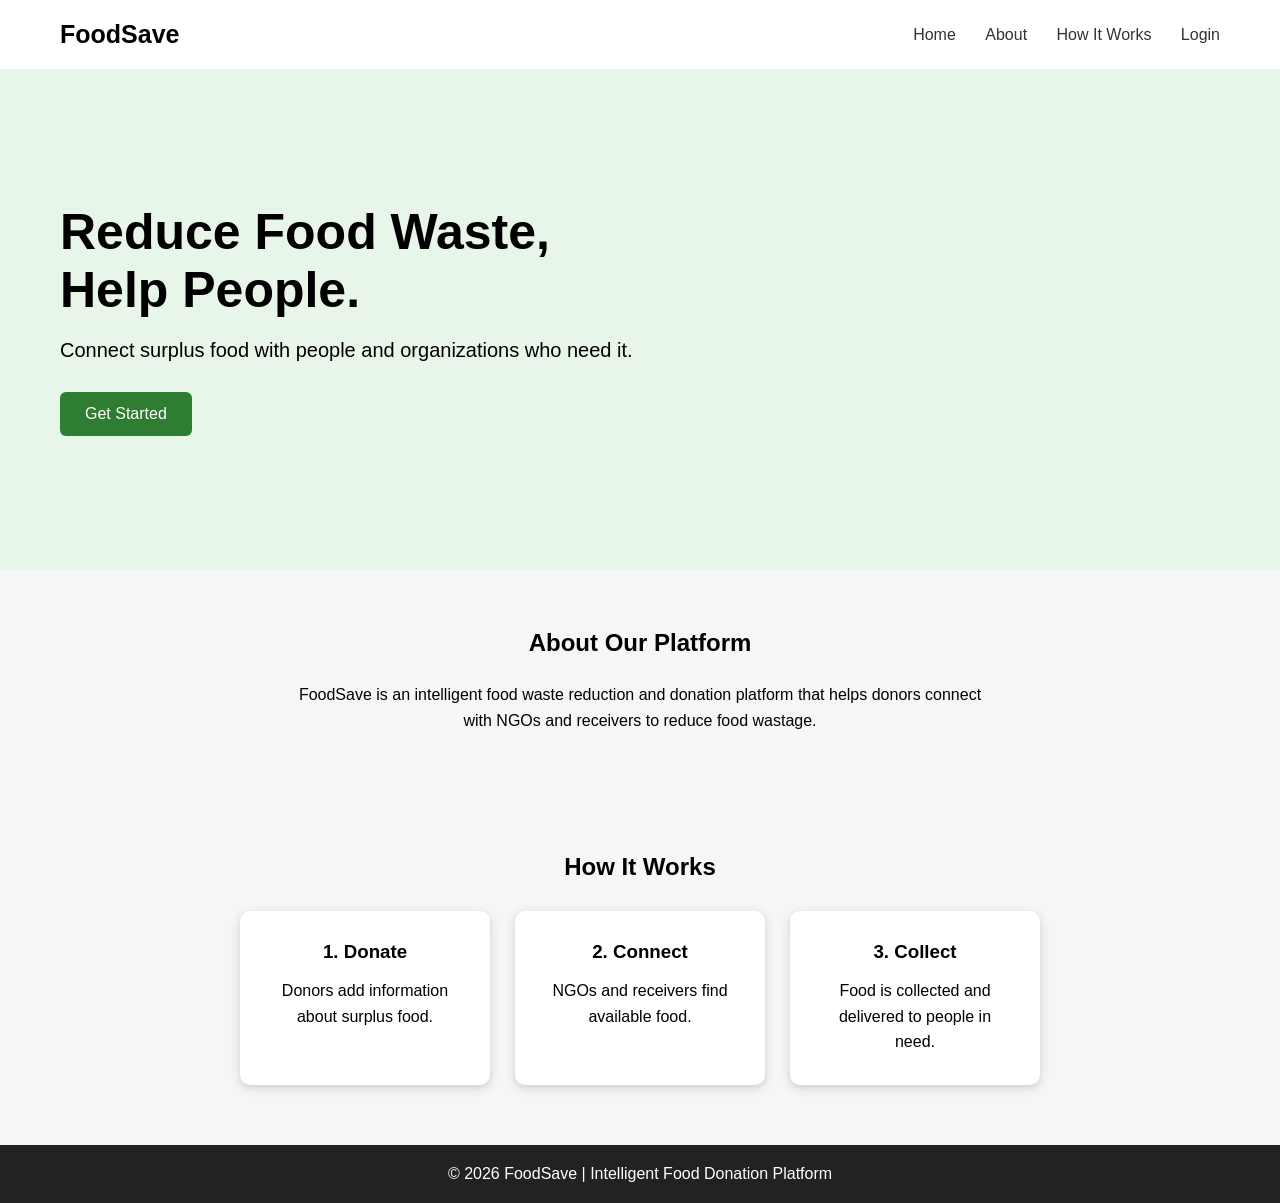
<file: index.html>
<!DOCTYPE html>
<html>
<head>
    <title>FoodSave - Food Donation Platform</title>
    <link rel="stylesheet" href="style.css">
</head>

<body>

<header>
    <div class="logo">FoodSave</div>

    <nav>
        <a href="index.html">Home</a>
        <a href="#about">About</a>
        <a href="#how">How It Works</a>
        <a href="login.html">Login</a>
    </nav>
</header>

<section class="hero">

    <div class="hero-text">
        <h1>Reduce Food Waste,<br>Help People.</h1>

        <p>
            Connect surplus food with people and organizations
            who need it.
        </p>

        <button onclick="location.href='login.html'">
            Get Started
        </button>
    </div>

</section>

<section id="about" class="section">

    <h2>About Our Platform</h2>

    <p>
        FoodSave is an intelligent food waste reduction and
        donation platform that helps donors connect with NGOs
        and receivers to reduce food wastage.
    </p>

</section>

<section id="how" class="section">

    <h2>How It Works</h2>

    <div class="cards">

        <div class="card">
            <h3>1. Donate</h3>
            <p>Donors add information about surplus food.</p>
        </div>

        <div class="card">
            <h3>2. Connect</h3>
            <p>NGOs and receivers find available food.</p>
        </div>

        <div class="card">
            <h3>3. Collect</h3>
            <p>Food is collected and delivered to people in need.</p>
        </div>

    </div>

</section>

<footer>
    <p>© 2026 FoodSave | Intelligent Food Donation Platform</p>
</footer>

</body>
</html>
</file>
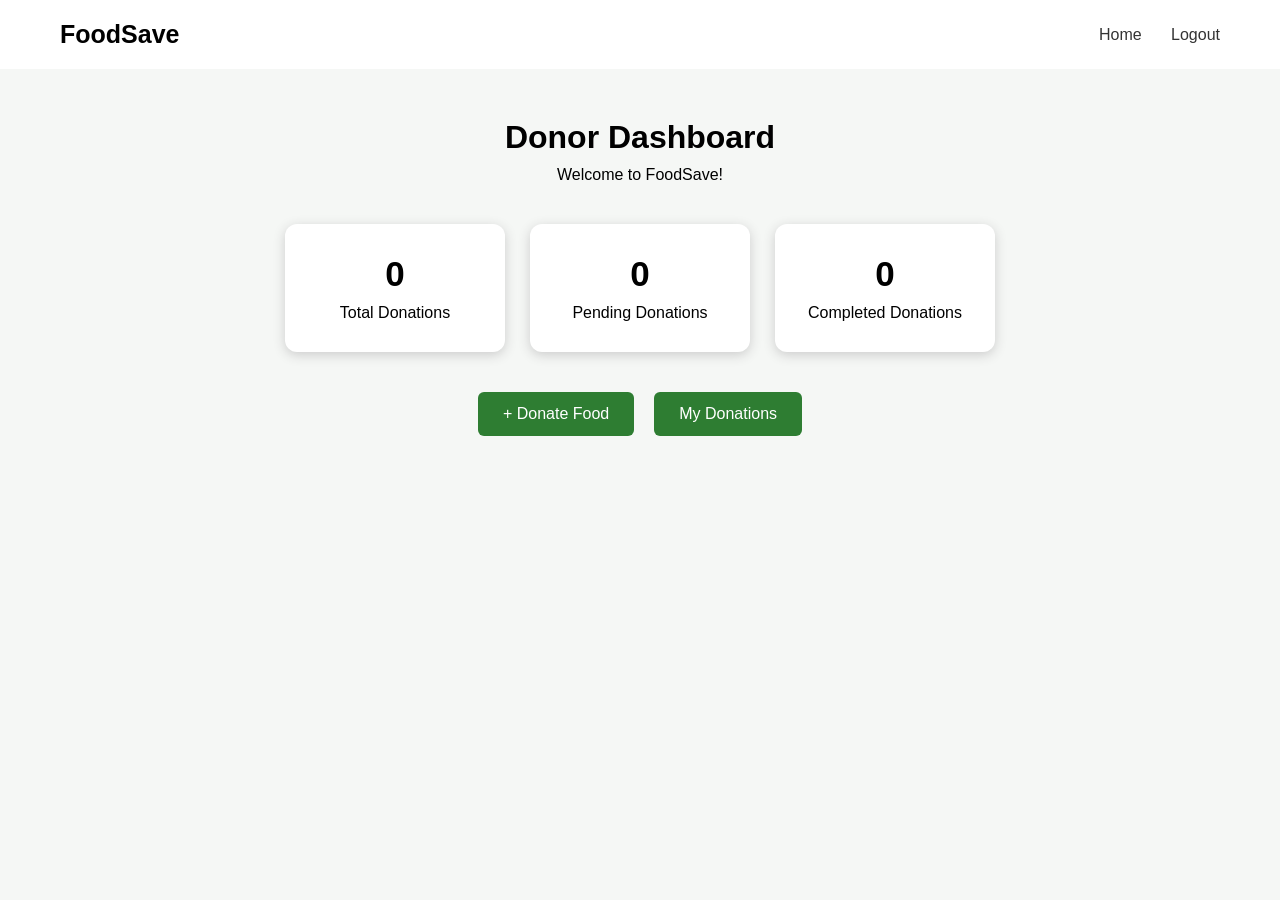
<file: donate.html>
<!DOCTYPE html>
<html>
<head>
    <title>FoodSave - Donor Dashboard</title>
    <link rel="stylesheet" href="style.css">
</head>

<body>

<header>
    <div class="logo">FoodSave</div>

    <nav>
        <a href="index.html">Home</a>
        <a href="login.html">Logout</a>
    </nav>
</header>

<div class="dashboard">

    <h1>Donor Dashboard</h1>
    <p>Welcome to FoodSave!</p>

    <div class="dashboard-cards">

        <div class="dashboard-card">
            <h2>0</h2>
            <p>Total Donations</p>
        </div>

        <div class="dashboard-card">
            <h2>0</h2>
            <p>Pending Donations</p>
        </div>

        <div class="dashboard-card">
            <h2>0</h2>
            <p>Completed Donations</p>
        </div>

    </div>

    <div class="dashboard-buttons">

        <button onclick="location.href='donate.html'">
            + Donate Food
        </button>

        <button onclick="location.href='my-donations.html'">
            My Donations
        </button>

    </div>

</div>

</body>
</html>
</file>
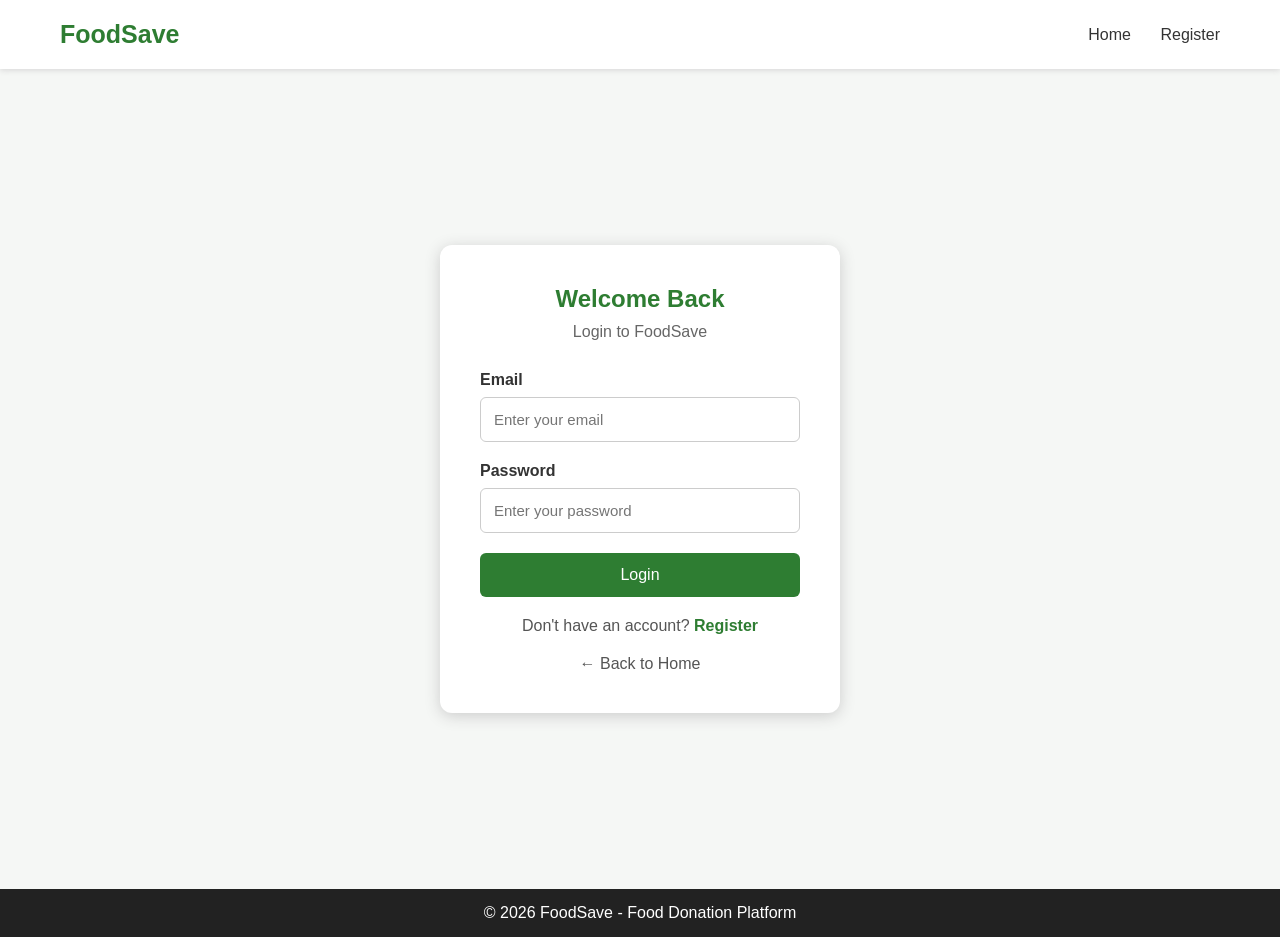
<file: login.html>
<!DOCTYPE html>
<html lang="en">
<head>
    <meta charset="UTF-8">
    <meta name="viewport" content="width=device-width, initial-scale=1.0">

    <title>FoodSave - Login</title>

    <style>
        * {
            margin: 0;
            padding: 0;
            box-sizing: border-box;
        }

        body {
            font-family: Arial, sans-serif;
            background: #f5f7f5;
            min-height: 100vh;
        }

        header {
            display: flex;
            justify-content: space-between;
            align-items: center;
            padding: 20px 60px;
            background: white;
            box-shadow: 0 2px 5px #ddd;
        }

        .logo {
            font-size: 25px;
            font-weight: bold;
            color: #2e7d32;
        }

        nav a {
            text-decoration: none;
            margin-left: 25px;
            color: #333;
            font-size: 16px;
        }

        nav a:hover {
            color: #2e7d32;
        }

        .login-section {
            min-height: calc(100vh - 80px);
            display: flex;
            justify-content: center;
            align-items: center;
            padding: 40px 20px;
        }

        .login-box {
            background: white;
            width: 400px;
            padding: 40px;
            border-radius: 12px;
            box-shadow: 0 3px 15px #ccc;
        }

        .login-box h1 {
            text-align: center;
            color: #2e7d32;
            margin-bottom: 10px;
        }

        .login-box p {
            text-align: center;
            color: #666;
            margin-bottom: 30px;
        }

        .form-group {
            margin-bottom: 20px;
        }

        .form-group label {
            display: block;
            margin-bottom: 8px;
            font-weight: bold;
            color: #333;
        }

        .form-group input {
            width: 100%;
            padding: 13px;
            border: 1px solid #ccc;
            border-radius: 6px;
            font-size: 15px;
        }

        .form-group input:focus {
            outline: none;
            border-color: #2e7d32;
        }

        .login-btn {
            width: 100%;
            padding: 13px;
            border: none;
            border-radius: 6px;
            background: #2e7d32;
            color: white;
            font-size: 16px;
            cursor: pointer;
        }

        .login-btn:hover {
            background: #256628;
        }

        .register-text {
            text-align: center;
            margin-top: 20px;
            color: #555;
        }

        .register-text a {
            color: #2e7d32;
            text-decoration: none;
            font-weight: bold;
        }

        .home-link {
            display: block;
            text-align: center;
            margin-top: 20px;
            color: #555;
            text-decoration: none;
        }

        .home-link:hover {
            color: #2e7d32;
        }

        footer {
            text-align: center;
            padding: 15px;
            background: #222;
            color: white;
        }
    </style>
</head>

<body>

    <header>
        <div class="logo">FoodSave</div>

        <nav>
            <a href="index.html">Home</a>
            <a href="register.html">Register</a>
        </nav>
    </header>


    <section class="login-section">

        <div class="login-box">

            <h1>Welcome Back</h1>

            <p>Login to FoodSave</p>

            <form onsubmit="loginUser(event)">

                <div class="form-group">
                    <label for="email">Email</label>

                    <input
                        type="email"
                        id="email"
                        placeholder="Enter your email"
                        required
                    >
                </div>


                <div class="form-group">
                    <label for="password">Password</label>

                    <input
                        type="password"
                        id="password"
                        placeholder="Enter your password"
                        required
                    >
                </div>


                <button type="submit" class="login-btn">
                    Login
                </button>

            </form>


            <div class="register-text">
                Don't have an account?
                <a href="register.html">Register</a>
            </div>


            <a href="index.html" class="home-link">
                ← Back to Home
            </a>

        </div>

    </section>


    <footer>
        <p>© 2026 FoodSave - Food Donation Platform</p>
    </footer>


    <script>
        function loginUser(event) {

            event.preventDefault();

            let email = document.getElementById("email").value;
            let password = document.getElementById("password").value;

            if (email !== "" && password !== "") {

                alert("Login Successful!");

                window.location.href = "donor.html";

            } else {

                alert("Please enter Email and Password.");

            }
        }
    </script>

</body>
</html>
</file>
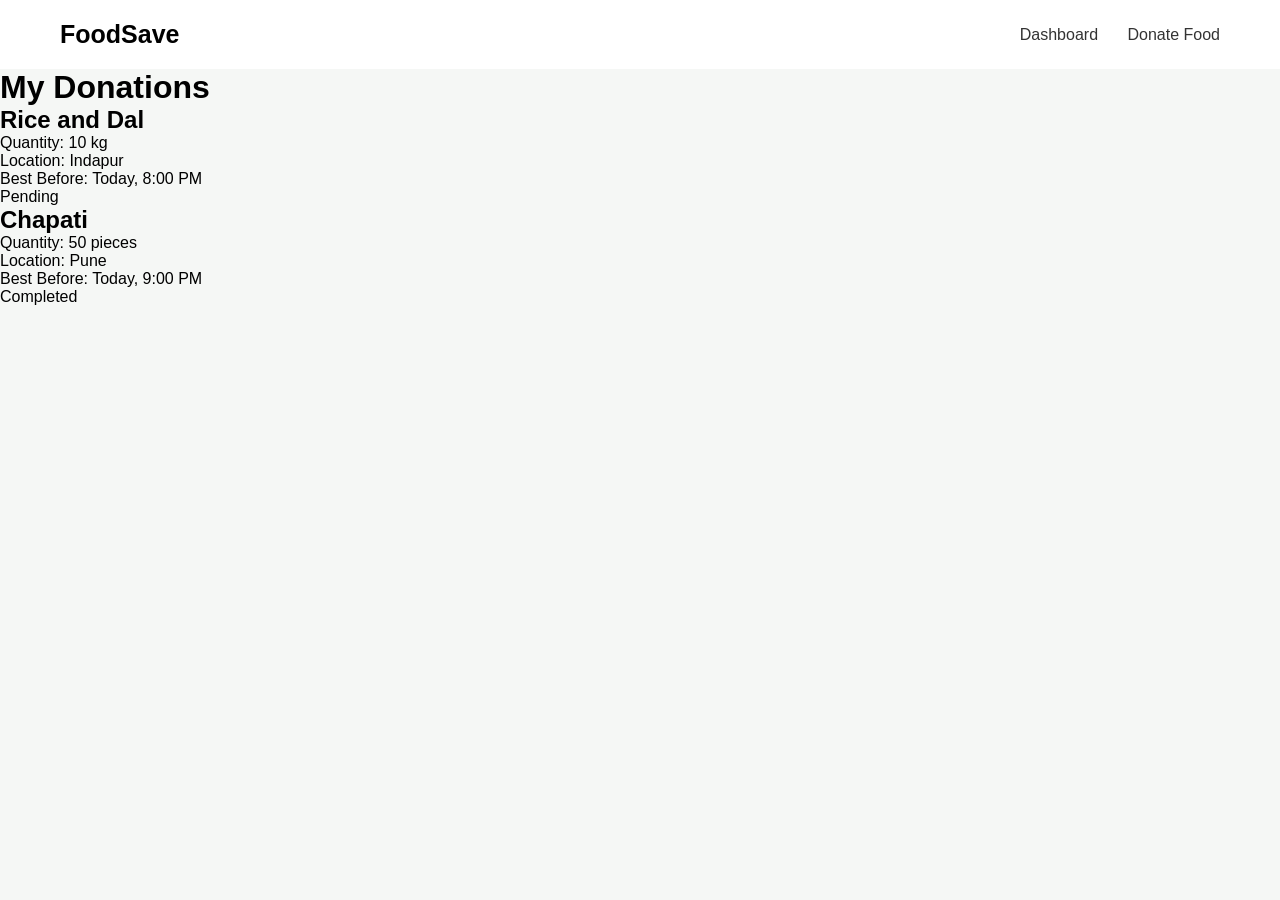
<file: my_donations.html>
<!DOCTYPE html>
<html>
<head>
    <title>FoodSave - My Donations</title>
    <link rel="stylesheet" href="style.css">
</head>

<body>

<header>
    <div class="logo">FoodSave</div>

    <nav>
        <a href="donor.html">Dashboard</a>
        <a href="donate.html">Donate Food</a>
    </nav>
</header>

<div class="donations-container">

    <h1>My Donations</h1>

    <div class="donation-card">

        <div>
            <h2>Rice and Dal</h2>
            <p>Quantity: 10 kg</p>
            <p>Location: Indapur</p>
            <p>Best Before: Today, 8:00 PM</p>
        </div>

        <span class="status pending">
            Pending
        </span>

    </div>

    <div class="donation-card">

        <div>
            <h2>Chapati</h2>
            <p>Quantity: 50 pieces</p>
            <p>Location: Pune</p>
            <p>Best Before: Today, 9:00 PM</p>
        </div>

        <span class="status completed">
            Completed
        </span>

    </div>

</div>

</body>
</html>
</file>
<file: style.css>
* {
    margin: 0;
    padding: 0;
    box-sizing: border-box;
}

body {
    font-family: Arial, sans-serif;
    background: #f5f7f5;
}

/* ===== HEADER ===== */

header {
    display: flex;
    justify-content: space-between;
    align-items: center;
    padding: 20px 60px;
    background: white;
}

.logo {
    font-size: 25px;
    font-weight: bold;
}

nav a {
    text-decoration: none;
    margin-left: 25px;
    color: #333;
}

nav a:hover {
    color: #2e7d32;
}


/* ===== HOME PAGE ===== */

.hero {
    min-height: 500px;
    display: flex;
    align-items: center;
    padding: 60px;
    background: #e8f5e9;
}

.hero-text h1 {
    font-size: 50px;
    margin-bottom: 20px;
}

.hero-text p {
    font-size: 20px;
    margin-bottom: 30px;
}

button {
    padding: 13px 25px;
    border: none;
    border-radius: 6px;
    background: #2e7d32;
    color: white;
    font-size: 16px;
    cursor: pointer;
}

button:hover {
    background: #1b5e20;
}


/* ===== HOME SECTIONS ===== */

.section {
    padding: 60px;
    text-align: center;
}

.section h2 {
    margin-bottom: 25px;
}

.section p {
    max-width: 700px;
    margin: auto;
    line-height: 1.6;
}


/* ===== HOME CARDS ===== */

.cards {
    display: flex;
    justify-content: center;
    gap: 25px;
    margin-top: 30px;
}

.card {
    background: white;
    width: 250px;
    padding: 30px;
    border-radius: 10px;
    box-shadow: 0 3px 10px #ccc;
}

.card h3 {
    margin-bottom: 15px;
}


/* ===== FOOTER ===== */

footer {
    text-align: center;
    padding: 20px;
    background: #222;
    color: white;
}


/* ================================= */
/* ===== LOGIN & REGISTER PAGE ===== */
/* ================================= */

.login-container {
    min-height: 80vh;
    display: flex;
    justify-content: center;
    align-items: center;
}

.login-box {
    width: 400px;
    background: white;
    padding: 35px;
    border-radius: 12px;
    box-shadow: 0 4px 15px #ccc;
}

.login-box h2 {
    text-align: center;
    margin-bottom: 10px;
}

.login-box > p {
    text-align: center;
    margin-bottom: 25px;
}

.login-box label {
    display: block;
    margin-top: 15px;
    margin-bottom: 5px;
    font-weight: bold;
}

.login-box input,
.login-box select {
    width: 100%;
    padding: 12px;
    border: 1px solid #ccc;
    border-radius: 6px;
}

.login-box button {
    width: 100%;
    margin-top: 25px;
}

.register-text {
    margin-top: 20px;
}

.register-text a {
    color: #2e7d32;
    font-weight: bold;
    text-decoration: none;
}


/* ========================== */
/* ===== DONOR DASHBOARD ===== */
/* ========================== */

.dashboard {
    padding: 50px 60px;
    text-align: center;
}

.dashboard h1 {
    margin-bottom: 10px;
}

.dashboard-cards {
    display: flex;
    justify-content: center;
    gap: 25px;
    margin: 40px 0;
}

.dashboard-card {
    background: white;
    width: 220px;
    padding: 30px;
    border-radius: 12px;
    box-shadow: 0 3px 12px #ccc;
}

.dashboard-card h2 {
    font-size: 35px;
    margin-bottom: 10px;
}

.dashboard-buttons {
    display: flex;
    justify-content: center;
    gap: 20px;
}


/* ======================== */
/* ===== DONATE FORM ===== */
/* ======================== */

.form-container {
    min-height: 85vh;
    display: flex;
    justify-content: center;
    padding: 40px;
}

.form-box {
    width: 600px;
    background: white;
    padding: 35px;
    border-radius: 12px;
    box-shadow: 0 4px 15px #ccc;
}

.form-box h2 {
    text-align: center;
    margin-bottom: 10px;
}

.form-box > p {
    text-align: center;
    margin-bottom: 25px;
}

.form-box label {
    display: block;
    margin-top: 15px;
    margin-bottom: 5px;
    font-weight: bold;
}

.form-box input,
.form-box select,
.form-box textarea {
    width: 100%;
    padding: 12px;
    border: 1px solid #ccc;
    border-radius: 6px;
}

.form-box textarea {
    height: 100px;
    resize: vertical;
}

.form-box button {
    width: 100%;
    margin-top: 25px;
}


/* =========================== */
/* ===== MY DONATIONS ===== */
/* ===========================
</file>
